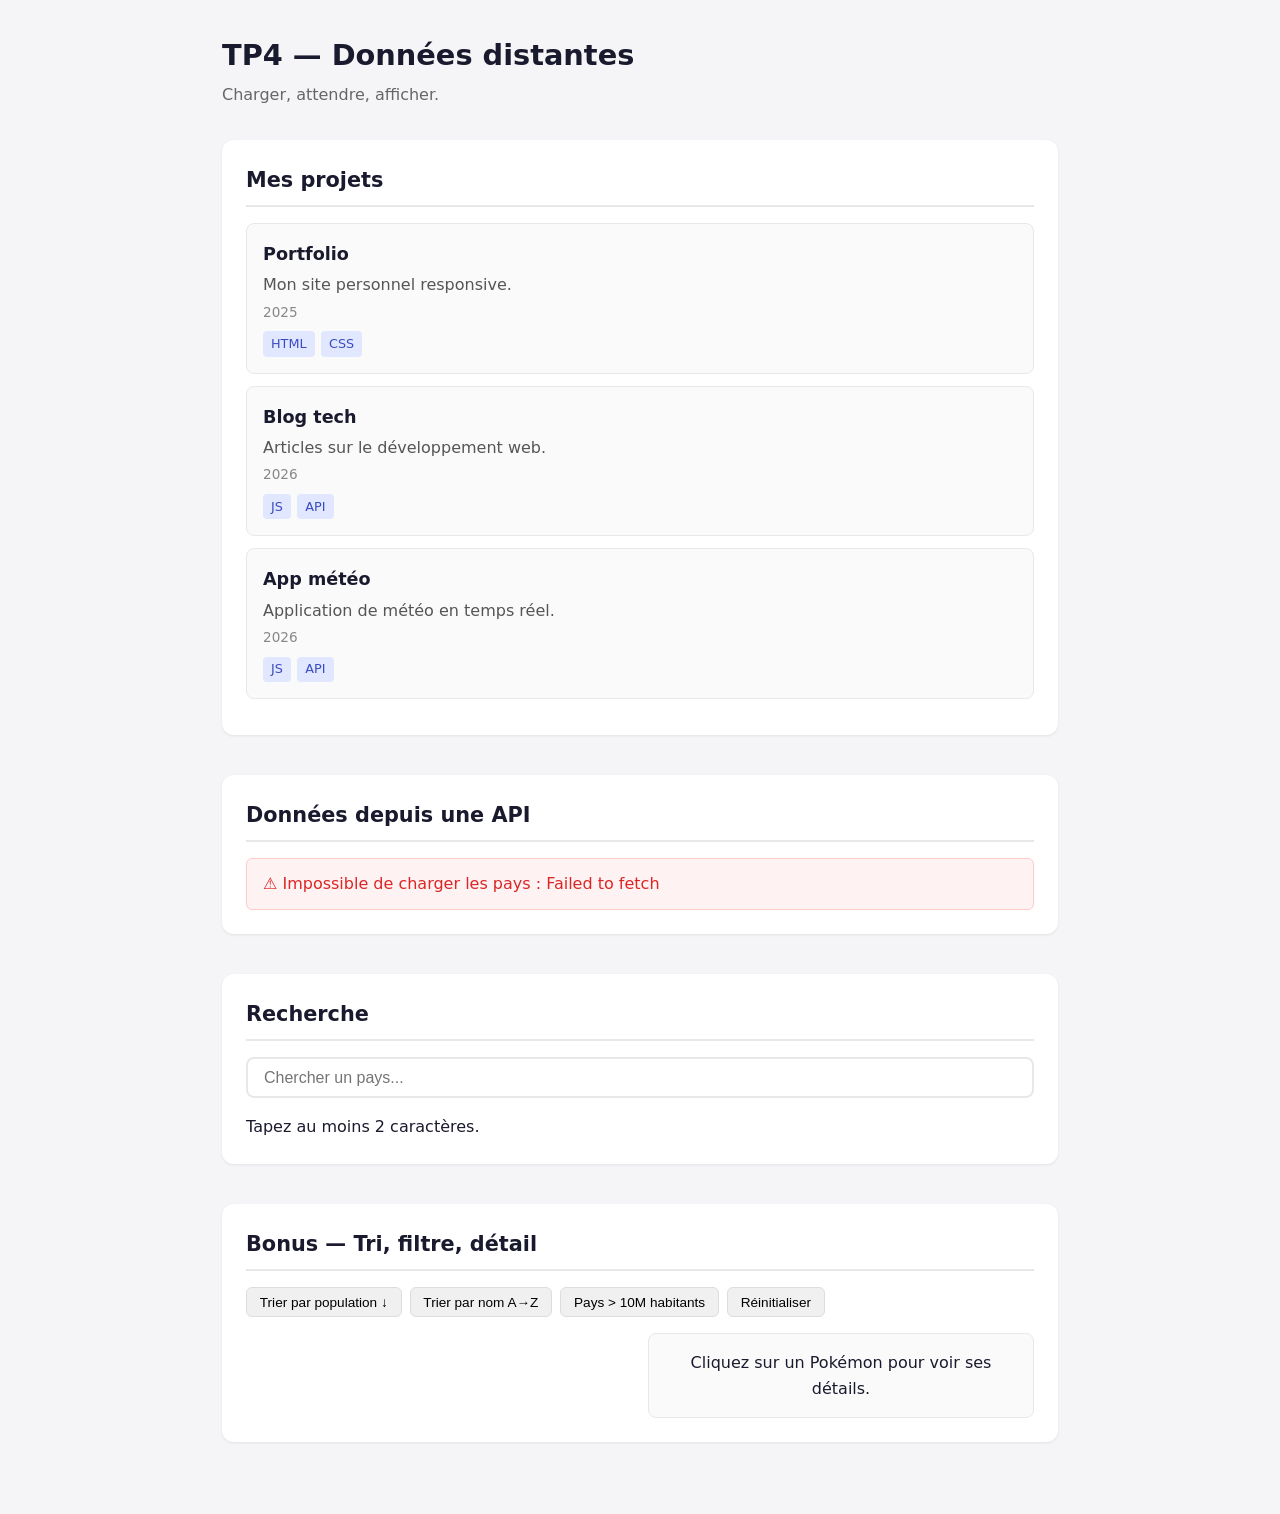
<file: TD4/index.html>
<!doctype html>
<html lang="fr">
    <head>
        <meta charset="UTF-8" />
        <meta name="viewport" content="width=device-width, initial-scale=1.0" />
        <title>TP4 — Fetch & API</title>
        <link rel="stylesheet" href="style.css" />
    </head>
    <body>
        <header>
            <h1>TP4 — Données distantes</h1>
            <p>Charger, attendre, afficher.</p>
        </header>

        <main>
            <!-- ============================================
         TEMPS 1 — JSON local
         Exercices 1.1 à 1.3
         ============================================ -->
            <section id="section-projets">
                <h2>Mes projets</h2>
                <div id="projets-liste" aria-live="polite">
                    <p>Les projets s'afficheront ici.</p>
                </div>
            </section>

            <!-- ============================================
         TEMPS 2 — API distante
         Exercices 2.1 à 2.3
         ============================================ -->
            <section id="section-api">
                <h2>Données depuis une API</h2>
                <div id="api-liste" aria-live="polite">
                    <p>Les données de l'API s'afficheront ici.</p>
                </div>
            </section>

            <!-- ============================================
         TEMPS 3 — Recherche + API
         Exercices 3.1 et 3.2
         ============================================ -->
            <section id="section-recherche">
                <h2>Recherche</h2>
                <input
                    type="search"
                    id="recherche"
                    placeholder="Chercher un pays..."
                />
                <div id="recherche-resultats" aria-live="polite">
                    <p>Tapez au moins 2 caractères.</p>
                </div>
            </section>

            <!-- ============================================
         TEMPS 4 — Aller plus loin (bonus)
         Exercices 4.1 à 4.3
         ============================================ -->
            <section id="section-bonus">
                <h2>Bonus — Tri, filtre, détail</h2>

                <!-- 4.1 — Contrôles de tri/filtre -->
                <div id="controles">
                    <button id="tri-pop">Trier par population ↓</button>
                    <button id="tri-nom">Trier par nom A→Z</button>
                    <button id="filtre-grand">Pays > 10M habitants</button>
                    <button id="reinitialiser">Réinitialiser</button>
                </div>

                <!-- 4.2 — Liste + Détail Pokémon -->
                <div id="pokemon">
                    <div id="liste-pokemon"></div>
                    <div id="detail-pokemon">
                        <p>Cliquez sur un Pokémon pour voir ses détails.</p>
                    </div>
                </div>
            </section>
        </main>

        <script src="script.js"></script>
    </body>
</html>
</file>
<file: TD4/style.css>
/* ===========================
   TP4 — Styles de départ
   =========================== */

* {
  margin: 0;
  padding: 0;
  box-sizing: border-box;
}

body {
  font-family: system-ui, -apple-system, sans-serif;
  line-height: 1.6;
  color: #1a1a2e;
  background-color: #f5f5f7;
  padding: 2rem;
  max-width: 900px;
  margin: 0 auto;
}

/* --- En-tête --- */

header {
  margin-bottom: 2rem;
}

header h1 {
  font-size: 1.8rem;
  margin-bottom: 0.25rem;
}

header p {
  color: #666;
}

/* --- Sections --- */

section {
  margin-bottom: 2.5rem;
  padding: 1.5rem;
  background: white;
  border-radius: 12px;
  box-shadow: 0 1px 3px rgba(0, 0, 0, 0.08);
}

section h2 {
  font-size: 1.3rem;
  margin-bottom: 1rem;
  padding-bottom: 0.5rem;
  border-bottom: 2px solid #e8e8e8;
}

/* --- Cartes --- */

.carte {
  padding: 1rem;
  margin-bottom: 0.75rem;
  background: #fafafa;
  border: 1px solid #e8e8e8;
  border-radius: 8px;
}

.carte h3 {
  font-size: 1.1rem;
  margin-bottom: 0.25rem;
}

.carte p {
  color: #555;
  margin-bottom: 0.25rem;
}

.carte .annee {
  font-size: 0.85rem;
  color: #888;
}

/* --- Tags --- */

.tags {
  display: flex;
  gap: 0.4rem;
  flex-wrap: wrap;
  margin-top: 0.5rem;
}

.tag {
  display: inline-block;
  padding: 0.15rem 0.5rem;
  background: #e0e7ff;
  color: #3b4cc0;
  border-radius: 4px;
  font-size: 0.8rem;
  font-weight: 500;
}

/* --- États : chargement, erreur --- */

.loading {
  color: #666;
  font-style: italic;
  padding: 1rem 0;
}

.loading::before {
  content: '⏳ ';
}

.error {
  color: #dc2626;
  background: #fef2f2;
  padding: 0.75rem 1rem;
  border-radius: 6px;
  border: 1px solid #fecaca;
}

.error::before {
  content: '⚠️ ';
}

/* --- Champ de recherche --- */

input[type="search"] {
  width: 100%;
  padding: 0.6rem 1rem;
  font-size: 1rem;
  border: 2px solid #e8e8e8;
  border-radius: 8px;
  margin-bottom: 1rem;
  outline: none;
  transition: border-color 0.2s;
}

input[type="search"]:focus {
  border-color: #3b4cc0;
}

/* --- Boutons de contrôle (bonus) --- */

#controles {
  display: flex;
  gap: 0.5rem;
  flex-wrap: wrap;
  margin-bottom: 1rem;
}

#controles button {
  padding: 0.4rem 0.8rem;
  font-size: 0.85rem;
  background: #f0f0f0;
  border: 1px solid #ddd;
  border-radius: 6px;
  cursor: pointer;
  transition: background-color 0.2s;
}

#controles button:hover {
  background: #e0e7ff;
}

/* --- Pokémon liste + détail (bonus) --- */

#pokemon {
  display: grid;
  grid-template-columns: 1fr 1fr;
  gap: 1rem;
  margin-top: 1rem;
}

#liste-pokemon {
  display: flex;
  flex-direction: column;
  gap: 0.3rem;
  max-height: 400px;
  overflow-y: auto;
}

#liste-pokemon button {
  text-align: left;
  padding: 0.4rem 0.6rem;
  background: #fafafa;
  border: 1px solid #e8e8e8;
  border-radius: 4px;
  cursor: pointer;
  text-transform: capitalize;
  transition: background-color 0.2s;
}

#liste-pokemon button:hover {
  background: #e0e7ff;
}

#detail-pokemon {
  padding: 1rem;
  background: #fafafa;
  border: 1px solid #e8e8e8;
  border-radius: 8px;
  text-align: center;
}

#detail-pokemon h2 {
  text-transform: capitalize;
  border: none;
  padding: 0;
}

#detail-pokemon img {
  width: 120px;
  height: 120px;
  image-rendering: pixelated;
}
</file>
